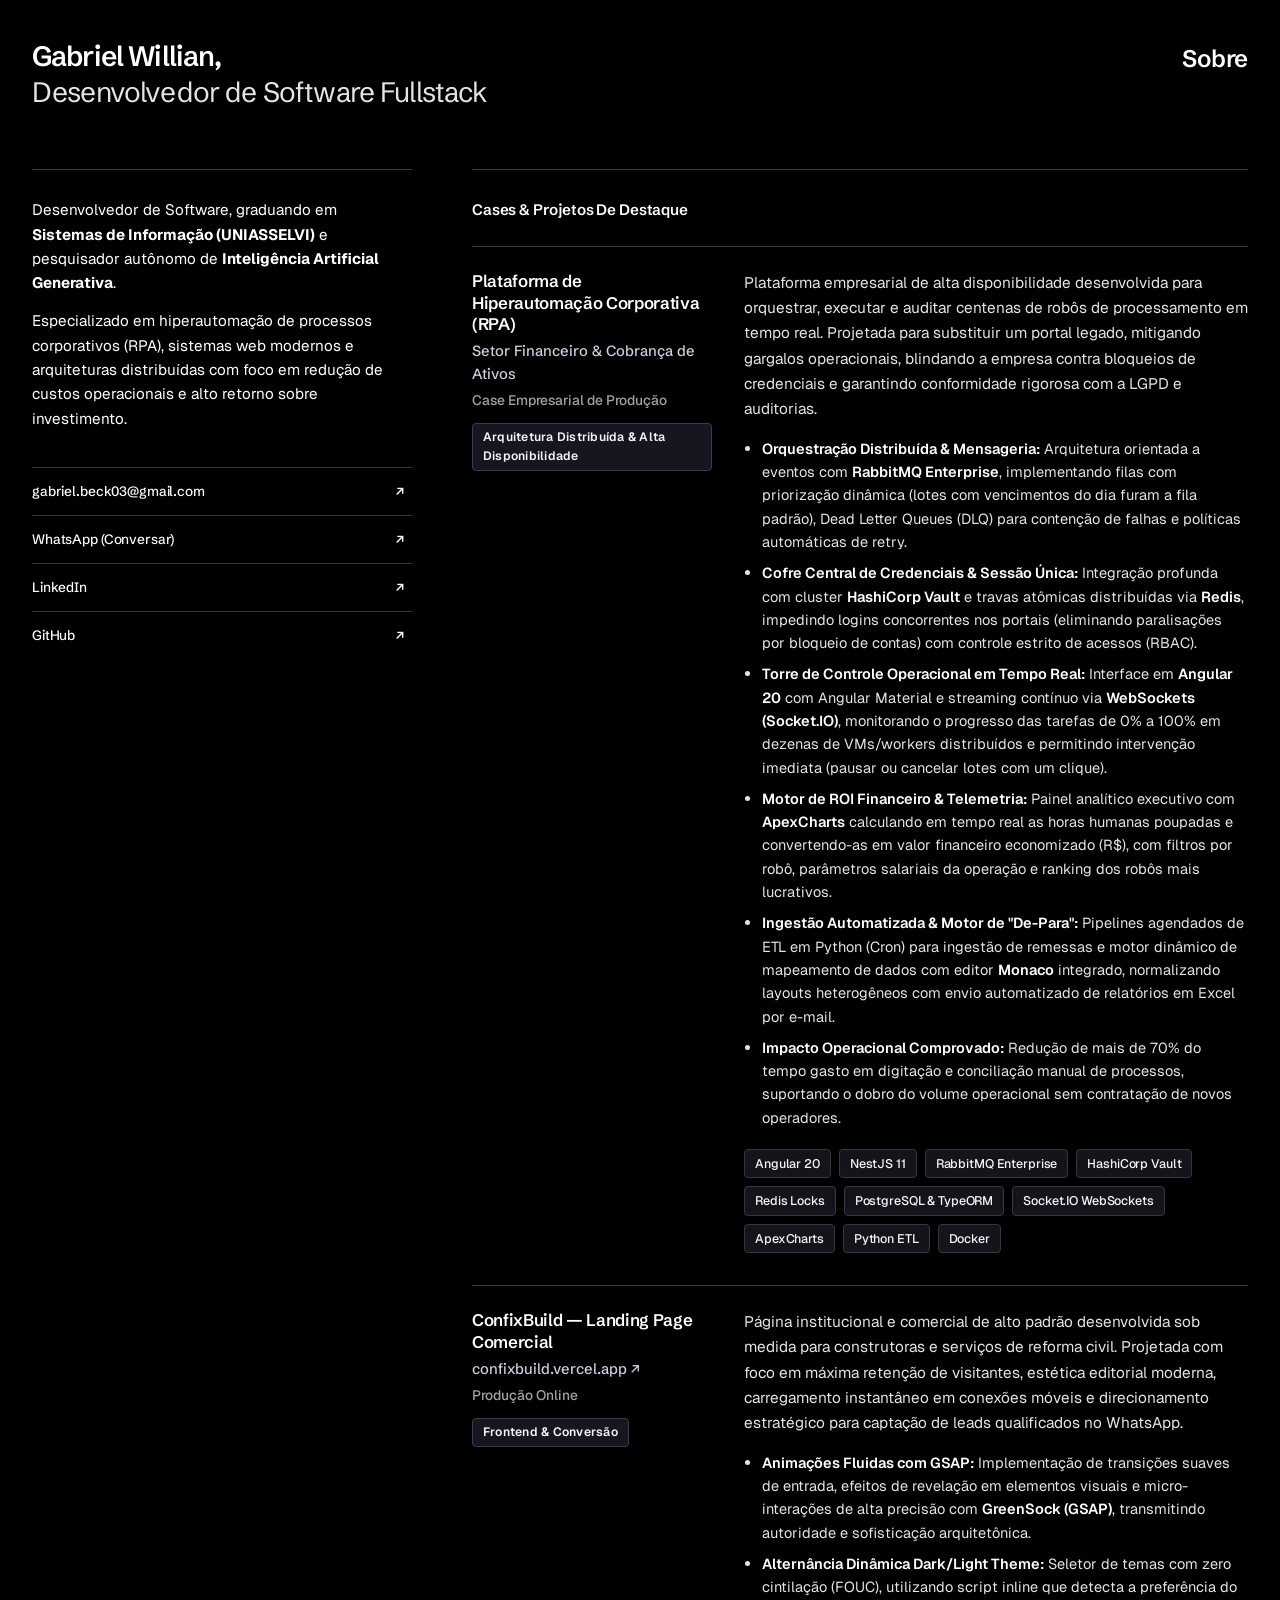
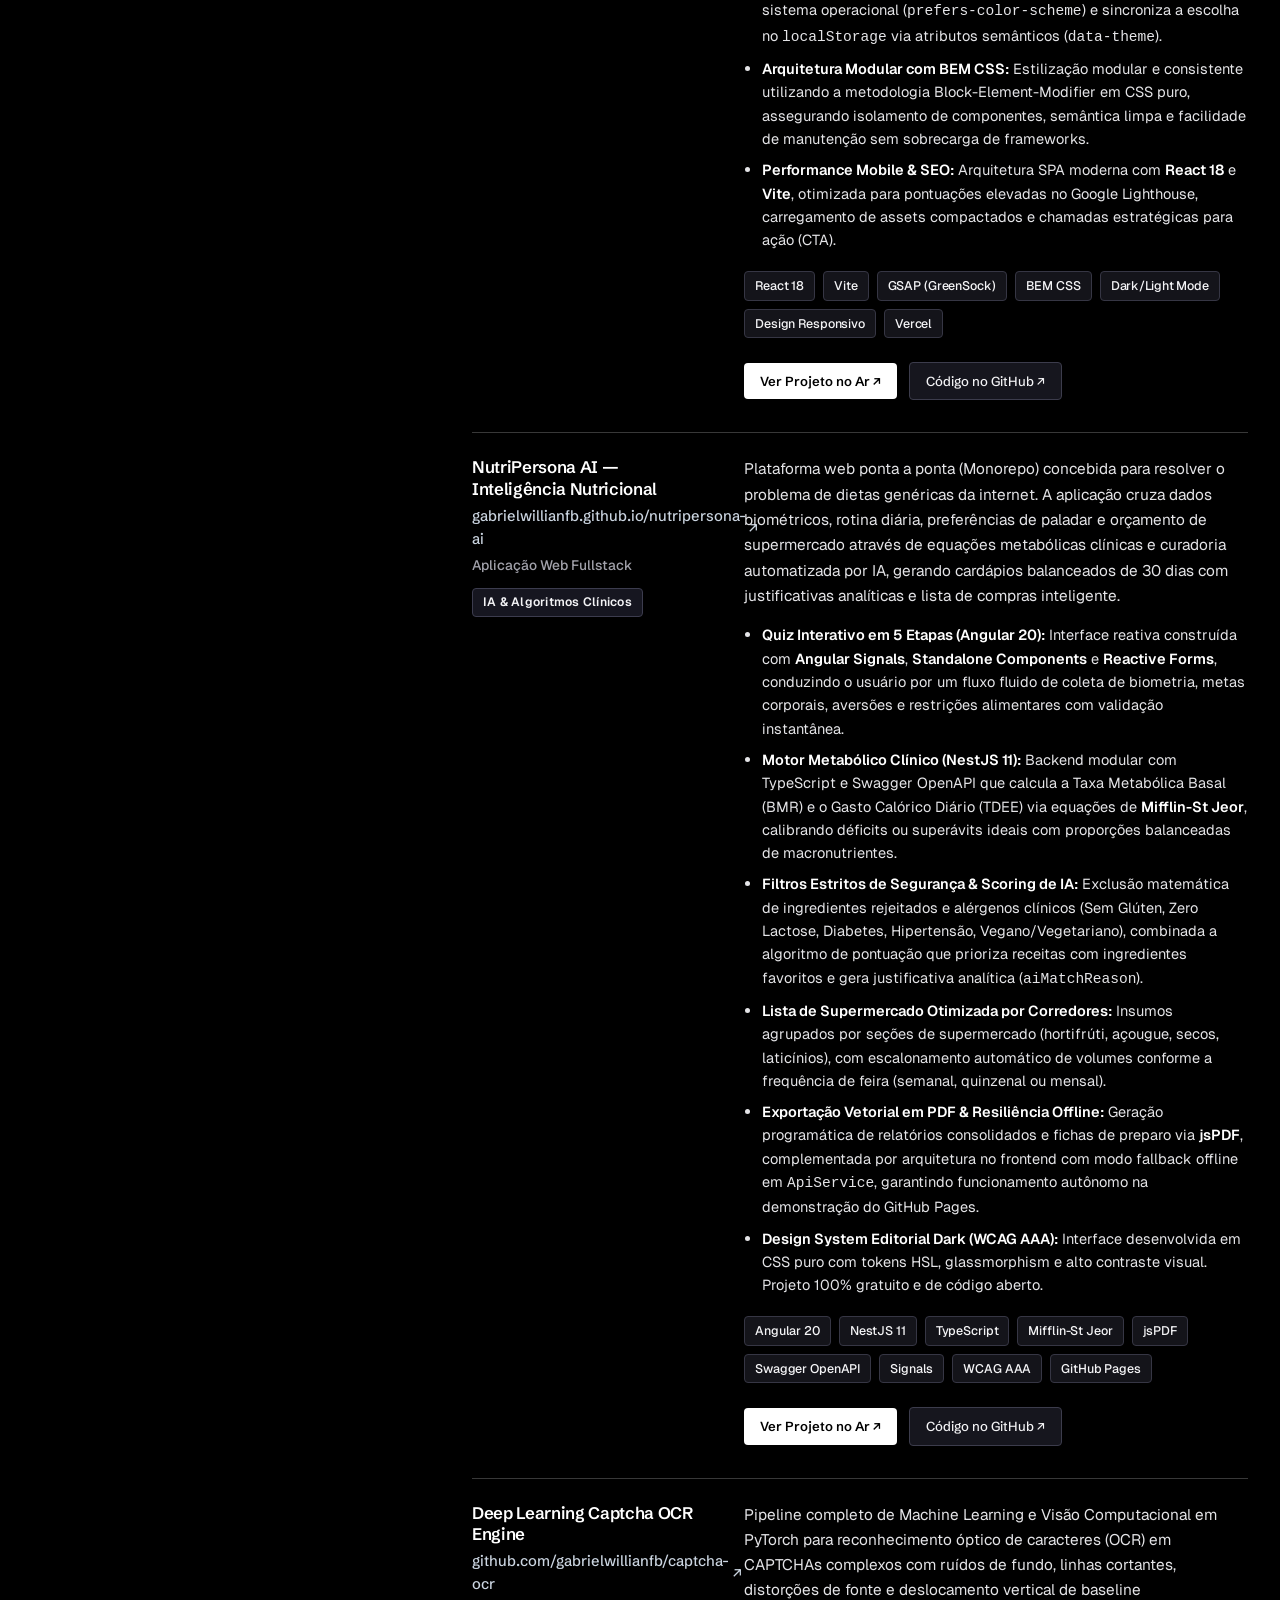
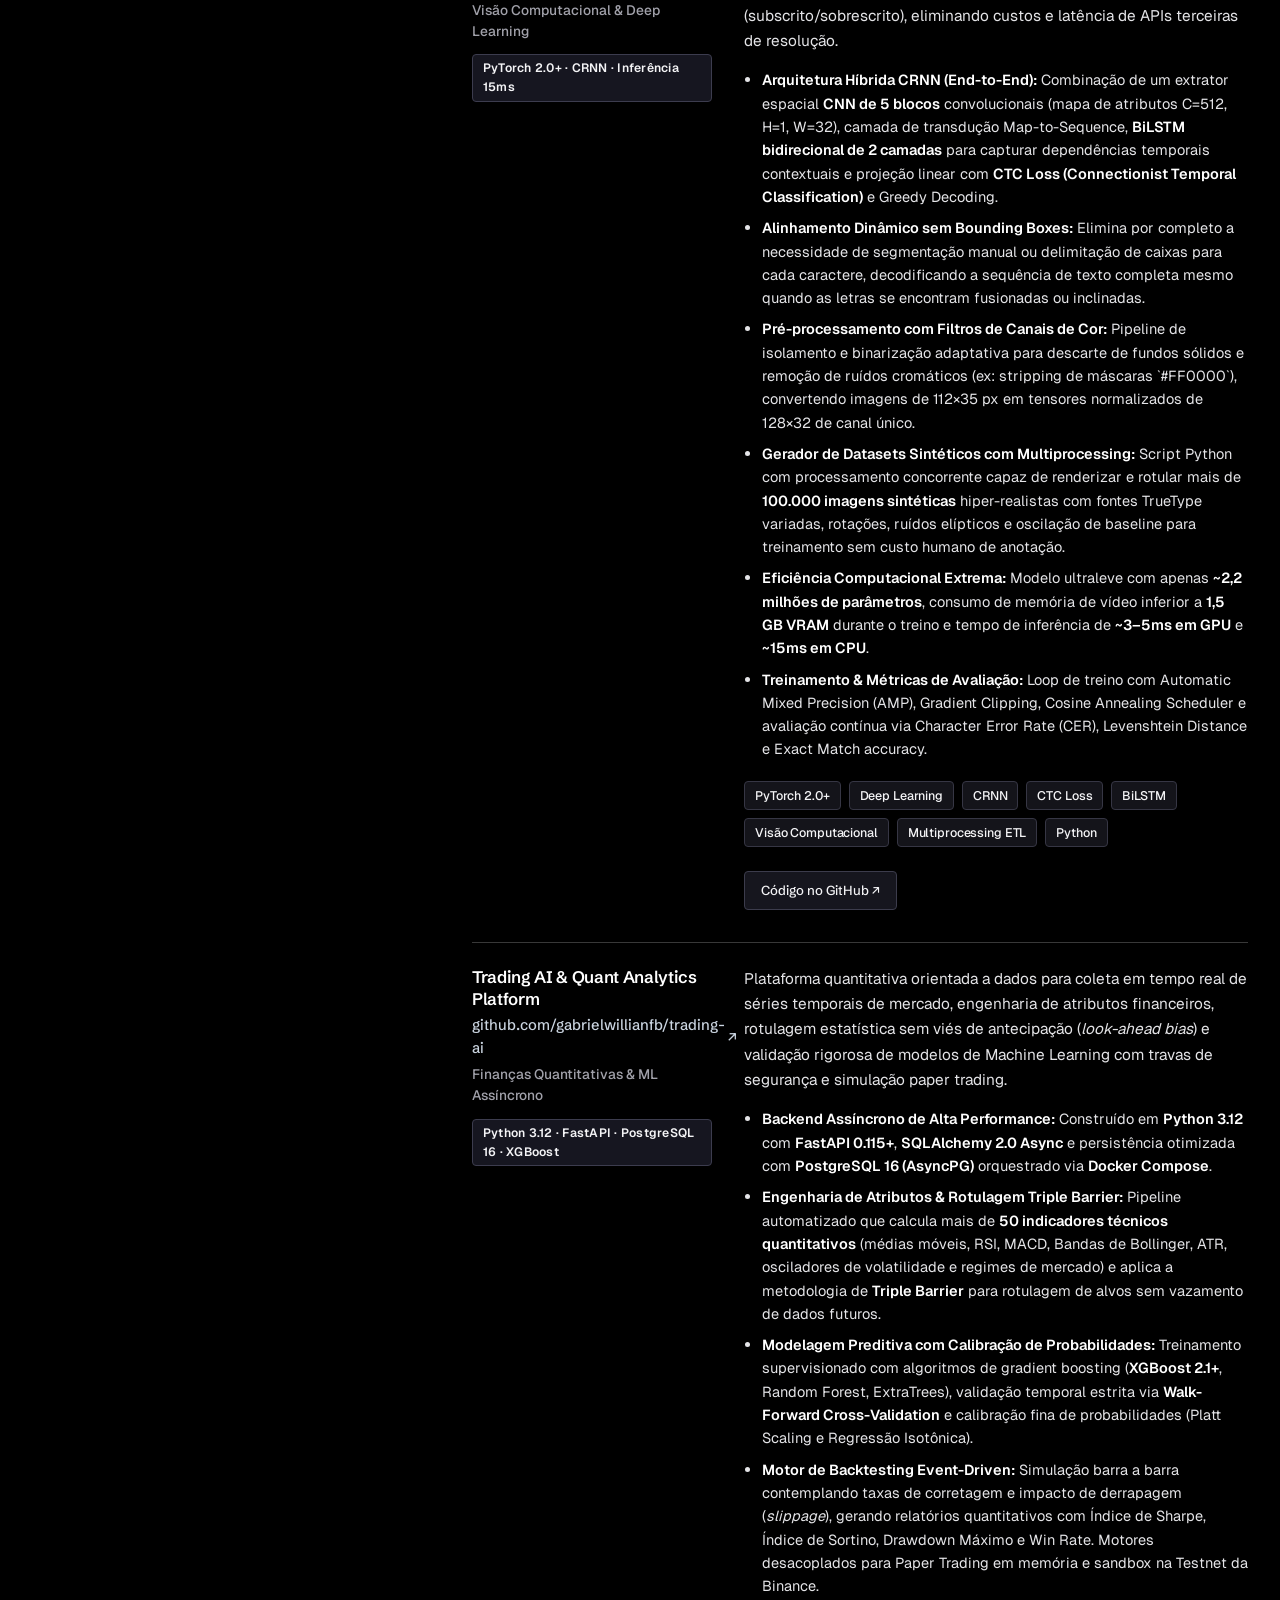
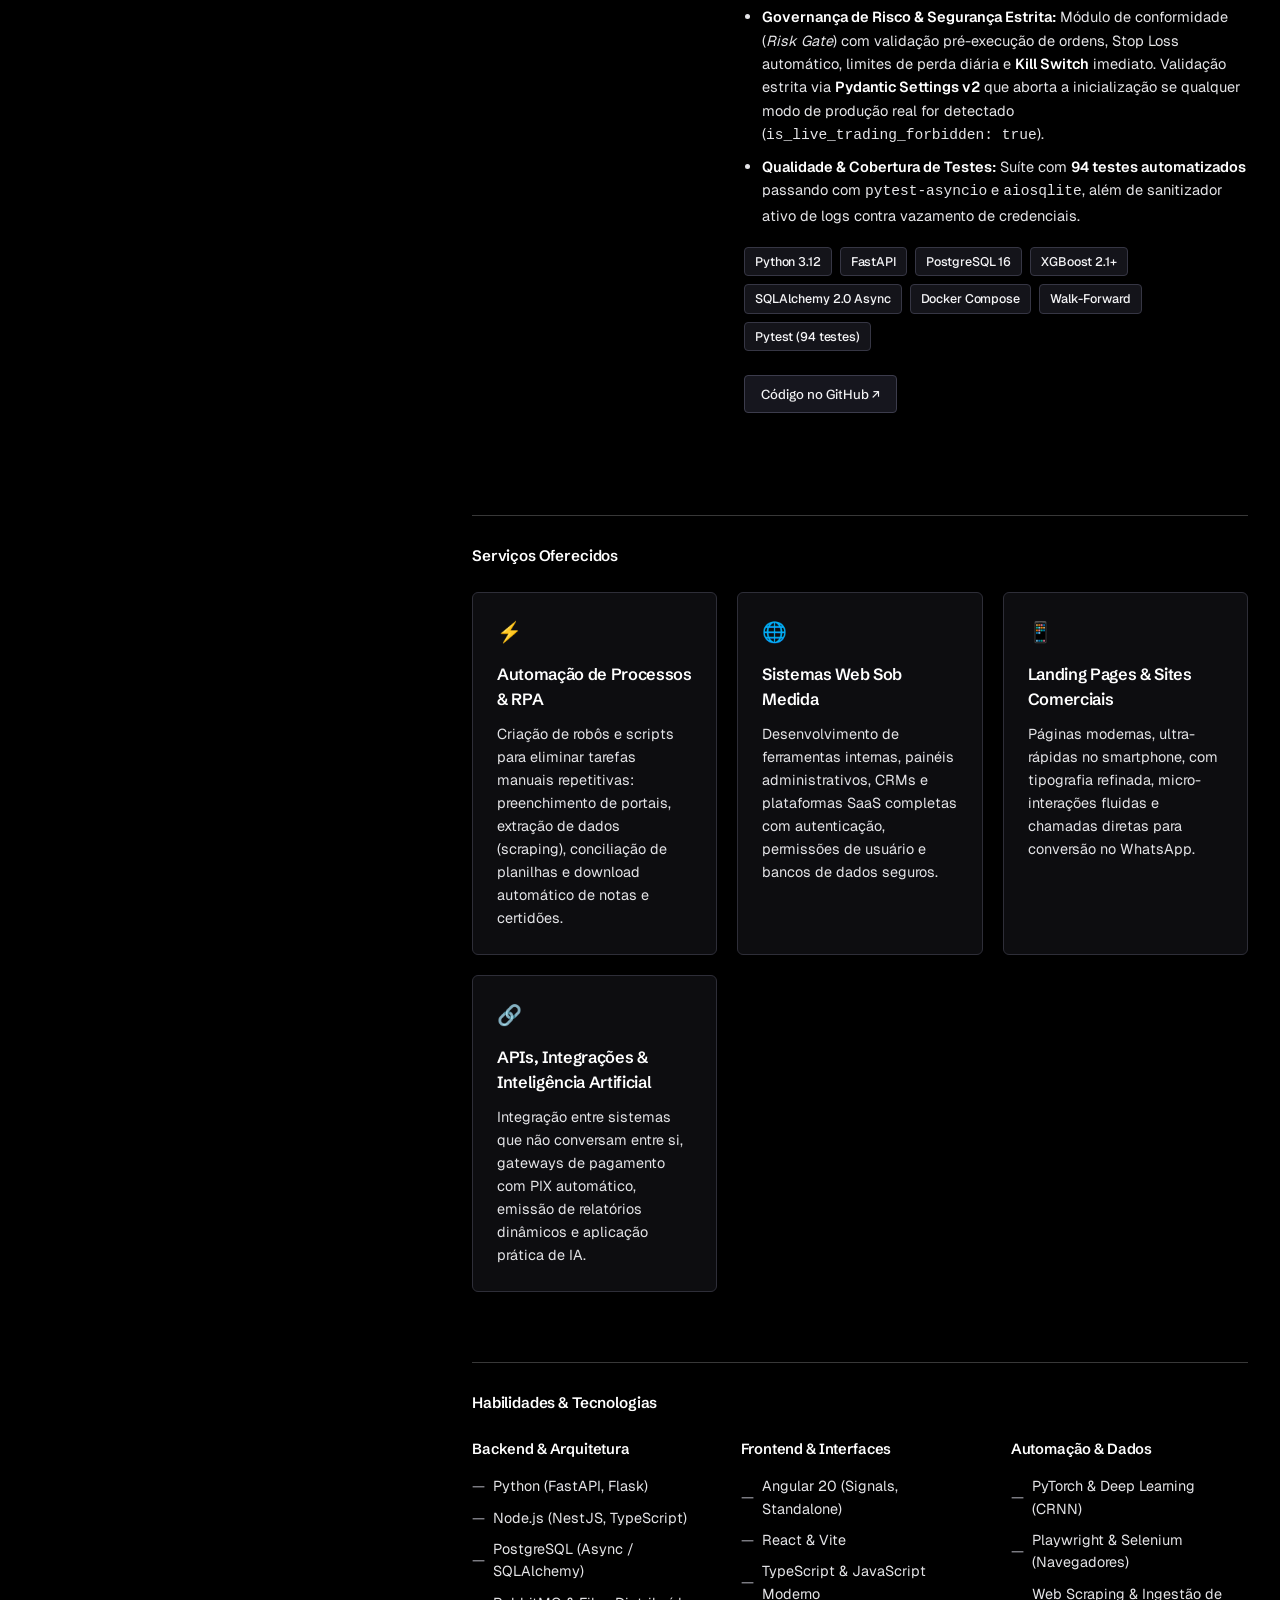
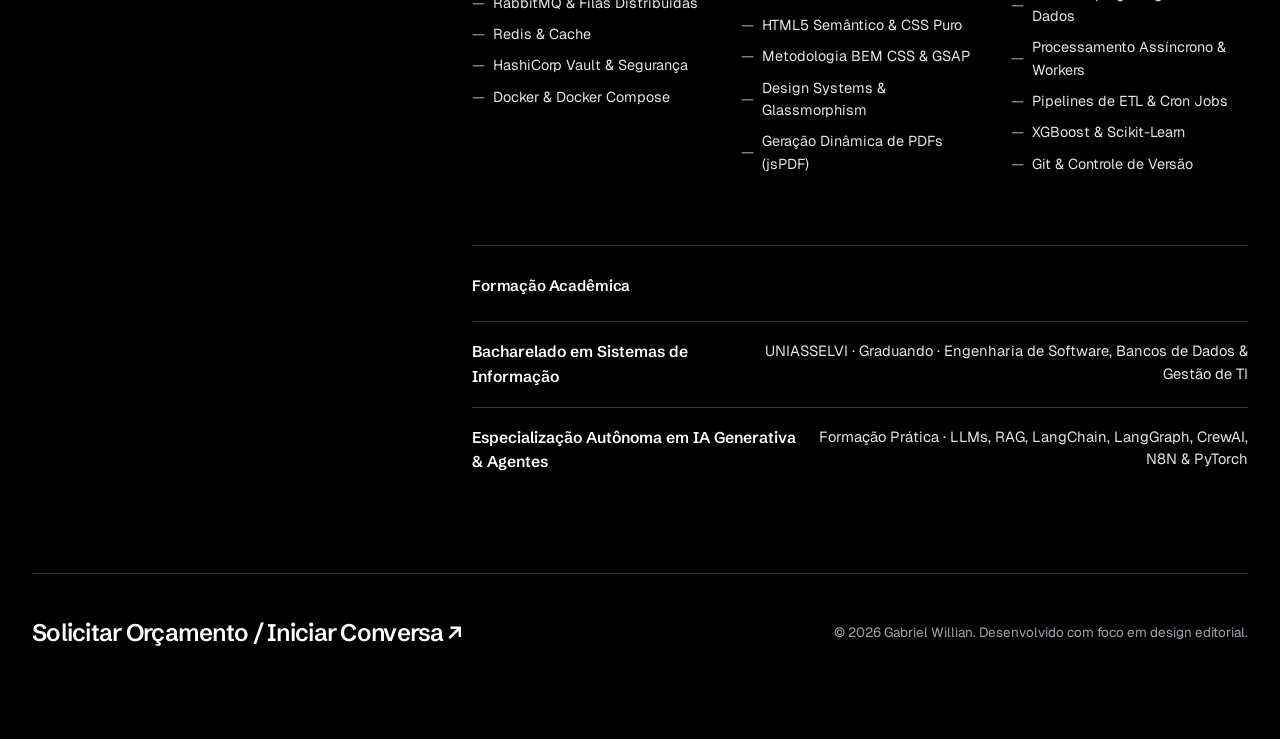
<file: index.html>
<!DOCTYPE html>
<html lang="pt-BR">

<head>
  <meta charset="UTF-8" />
  <meta name="viewport" content="width=device-width, initial-scale=1.0" />
  <title>Gabriel Willian — Desenvolvedor de Software Fullstack & Especialista em Automação</title>
  <meta name="description"
    content="Desenvolvedor de Software Fullstack, graduando em Sistemas de Informação na UNIASSELVI e especialista autônomo em Inteligência Artificial Generativa e Automação de Processos." />
  <link rel="stylesheet" href="styles.css" />
  <link rel="icon" type="image/svg+xml"
    href="data:image/svg+xml,<svg xmlns='http://www.w3.org/2000/svg' viewBox='0 0 100 100'><text y='.9em' font-size='90'>⚡</text></svg>" />
</head>

<body>

  <div class="page-wrapper">
    <!-- Header -->
    <header class="site-header">
      <div class="brand-wrapper">
        <h1 class="brand-name">Gabriel Willian,</h1>
        <p class="brand-title">Desenvolvedor de Software Fullstack</p>
      </div>
      <nav>
        <a href="about.html" class="nav-link" aria-label="Navegar para a página Sobre">Sobre</a>
      </nav>
    </header>

    <!-- Grid Principal com 2 colunas -->
    <div class="content-grid">

      <!-- Coluna da Esquerda (Sticky Sidebar) -->
      <aside class="sidebar">
        <div class="bio-card">
          <div class="bio-text">
            <p>Desenvolvedor de Software, graduando em <strong>Sistemas de Informação (UNIASSELVI)</strong> e
              pesquisador autônomo de <strong>Inteligência Artificial Generativa</strong>.</p>
            <p>Especializado em hiperautomação de processos corporativos (RPA), sistemas web modernos e arquiteturas
              distribuídas com foco em redução de custos operacionais e alto retorno sobre investimento.</p>
          </div>
        </div>

        <nav class="contact-list" aria-label="Links de Contato">
          <a href="mailto:gabriel.beck03@gmail.com" class="contact-item" target="_blank" rel="noopener noreferrer">
            <span class="contact-label">gabriel.beck03@gmail.com</span>
            <span class="contact-icon-arrow">↗</span>
          </a>
          <a href="https://wa.me/5547991485201?text=Ol%C3%A1%20Gabriel,%20vi%20seu%20portf%C3%B3lio%20e%20gostaria%20de%20conversar%20sobre%20um%20projeto"
            class="contact-item" target="_blank" rel="noopener noreferrer">
            <span class="contact-label">WhatsApp (Conversar)</span>
            <span class="contact-icon-arrow">↗</span>
          </a>
          <a href="https://www.linkedin.com/in/gabrielwillianfb/" class="contact-item" target="_blank"
            rel="noopener noreferrer">
            <span class="contact-label">LinkedIn</span>
            <span class="contact-icon-arrow">↗</span>
          </a>
          <a href="https://github.com/gabrielwillianfb" class="contact-item" target="_blank" rel="noopener noreferrer">
            <span class="contact-label">GitHub</span>
            <span class="contact-icon-arrow">↗</span>
          </a>
        </nav>
      </aside>

      <!-- Coluna da Direita (Conteúdo e Cases) -->
      <main class="main-content">

        <!-- Seção 1: Cases de Destaque -->
        <section class="section-block" aria-labelledby="section-experience">
          <h2 id="section-experience" class="section-title">Cases & Projetos de Destaque</h2>

          <div class="entries-list">

            <!-- Case 1: Portal de Automação Corporativo -->
            <article class="entry-item">
              <div class="entry-meta">
                <h3 class="entry-role">Plataforma de Hiperautomação Corporativa (RPA)</h3>
                <span class="entry-company-text">Setor Financeiro & Cobrança de Ativos</span>
                <span class="entry-period">Case Empresarial de Produção</span>
                <span class="entry-badge">Arquitetura Distribuída & Alta Disponibilidade</span>
              </div>
              <div class="entry-details">
                <p class="entry-description">
                  Plataforma empresarial de alta disponibilidade desenvolvida para orquestrar, executar e auditar
                  centenas de robôs de processamento em tempo real. Projetada para substituir um
                  portal legado, mitigando gargalos operacionais, blindando a empresa contra bloqueios de credenciais
                  e garantindo conformidade rigorosa com a LGPD e auditorias.
                </p>
                <ul class="entry-bullets">
                  <li><strong>Orquestração Distribuída & Mensageria:</strong> Arquitetura orientada a eventos com
                    <strong>RabbitMQ Enterprise</strong>, implementando filas com priorização dinâmica (lotes com
                    vencimentos do dia furam a fila padrão), Dead Letter Queues (DLQ) para contenção de falhas e
                    políticas automáticas de retry.
                  </li>
                  <li><strong>Cofre Central de Credenciais & Sessão Única:</strong> Integração profunda com cluster
                    <strong>HashiCorp Vault</strong> e travas atômicas distribuídas via <strong>Redis</strong>,
                    impedindo logins concorrentes nos portais (eliminando paralisações por bloqueio de contas) com
                    controle estrito de acessos (RBAC).
                  </li>
                  <li><strong>Torre de Controle Operacional em Tempo Real:</strong> Interface em <strong>Angular
                      20</strong> com Angular Material e streaming contínuo via <strong>WebSockets (Socket.IO)</strong>,
                    monitorando o progresso das tarefas de 0% a 100% em dezenas de VMs/workers distribuídos e permitindo
                    intervenção imediata (pausar ou cancelar lotes com um clique).</li>
                  <li><strong>Motor de ROI Financeiro & Telemetria:</strong> Painel analítico executivo com
                    <strong>ApexCharts</strong> calculando em tempo real as horas humanas poupadas e convertendo-as em
                    valor financeiro economizado (R$), com filtros por robô, parâmetros salariais da operação e ranking
                    dos robôs mais lucrativos.
                  </li>
                  <li><strong>Ingestão Automatizada & Motor de "De-Para":</strong> Pipelines agendados de ETL em Python
                    (Cron) para ingestão de remessas e motor dinâmico de mapeamento de dados com editor
                    <strong>Monaco</strong> integrado, normalizando layouts heterogêneos com envio
                    automatizado de relatórios em Excel por e-mail.
                  </li>
                  <li><strong>Impacto Operacional Comprovado:</strong> Redução de mais de 70% do tempo gasto em
                    digitação e conciliação manual de processos, suportando o dobro do volume operacional sem
                    contratação de novos operadores.</li>
                </ul>
                <div class="entry-tags">
                  <span class="tech-tag">Angular 20</span>
                  <span class="tech-tag">NestJS 11</span>
                  <span class="tech-tag">RabbitMQ Enterprise</span>
                  <span class="tech-tag">HashiCorp Vault</span>
                  <span class="tech-tag">Redis Locks</span>
                  <span class="tech-tag">PostgreSQL & TypeORM</span>
                  <span class="tech-tag">Socket.IO WebSockets</span>
                  <span class="tech-tag">ApexCharts</span>
                  <span class="tech-tag">Python ETL</span>
                  <span class="tech-tag">Docker</span>
                </div>
              </div>
            </article>

            <!-- Case 2: ConfixBuild Landing Page -->
            <article class="entry-item">
              <div class="entry-meta">
                <h3 class="entry-role">ConfixBuild — Landing Page Comercial</h3>
                <a href="https://confixbuild.vercel.app/" target="_blank" rel="noopener noreferrer"
                  class="entry-company-link">
                  <span>confixbuild.vercel.app</span>
                  <span>↗</span>
                </a>
                <span class="entry-period">Produção Online</span>
                <span class="entry-badge">Frontend & Conversão</span>
              </div>
              <div class="entry-details">
                <p class="entry-description">
                  Página institucional e comercial de alto padrão desenvolvida sob medida para construtoras e serviços
                  de reforma civil. Projetada com foco em máxima retenção de visitantes, estética editorial moderna,
                  carregamento instantâneo em conexões móveis e direcionamento estratégico para captação de leads
                  qualificados no WhatsApp.
                </p>
                <ul class="entry-bullets">
                  <li><strong>Animações Fluidas com GSAP:</strong> Implementação de transições suaves de entrada,
                    efeitos de revelação em elementos visuais e micro-interações de alta precisão com <strong>GreenSock
                      (GSAP)</strong>, transmitindo autoridade e sofisticação arquitetônica.</li>
                  <li><strong>Alternância Dinâmica Dark/Light Theme:</strong> Seletor de temas com zero cintilação
                    (FOUC), utilizando script inline que detecta a preferência do sistema operacional
                    (<code>prefers-color-scheme</code>) e sincroniza a escolha no <code>localStorage</code> via
                    atributos semânticos (<code>data-theme</code>).</li>
                  <li><strong>Arquitetura Modular com BEM CSS:</strong> Estilização modular e consistente utilizando a
                    metodologia Block-Element-Modifier em CSS puro, assegurando isolamento de componentes, semântica
                    limpa e facilidade de manutenção sem sobrecarga de frameworks.</li>
                  <li><strong>Performance Mobile & SEO:</strong> Arquitetura SPA moderna com <strong>React 18</strong> e
                    <strong>Vite</strong>, otimizada para pontuações elevadas no Google Lighthouse, carregamento de
                    assets compactados e chamadas estratégicas para ação (CTA).
                  </li>
                </ul>
                <div class="entry-tags">
                  <span class="tech-tag">React 18</span>
                  <span class="tech-tag">Vite</span>
                  <span class="tech-tag">GSAP (GreenSock)</span>
                  <span class="tech-tag">BEM CSS</span>
                  <span class="tech-tag">Dark/Light Mode</span>
                  <span class="tech-tag">Design Responsivo</span>
                  <span class="tech-tag">Vercel</span>
                </div>
                <div class="project-actions">
                  <a href="https://confixbuild.vercel.app/" target="_blank" rel="noopener noreferrer"
                    class="project-demo-btn">
                    Ver Projeto no Ar ↗
                  </a>
                  <a href="https://github.com/gabrielwillianfb/ConfixBuild-Company" target="_blank"
                    rel="noopener noreferrer" class="project-github-btn">
                    Código no GitHub ↗
                  </a>
                </div>
              </div>
            </article>

            <!-- Case 3: NutriPersona AI — Inteligência Nutricional -->
            <article class="entry-item">
              <div class="entry-meta">
                <h3 class="entry-role">NutriPersona AI — Inteligência Nutricional</h3>
                <a href="https://gabrielwillianfb.github.io/nutripersona-ai/" target="_blank" rel="noopener noreferrer"
                  class="entry-company-link">
                  <span>gabrielwillianfb.github.io/nutripersona-ai</span>
                  <span>↗</span>
                </a>
                <span class="entry-period">Aplicação Web Fullstack</span>
                <span class="entry-badge">IA & Algoritmos Clínicos</span>
              </div>
              <div class="entry-details">
                <p class="entry-description">
                  Plataforma web ponta a ponta (Monorepo) concebida para resolver o problema de dietas genéricas da
                  internet.
                  A aplicação cruza dados biométricos, rotina diária, preferências de paladar e orçamento de
                  supermercado
                  através de equações metabólicas clínicas e curadoria automatizada por IA, gerando cardápios
                  balanceados de 30 dias
                  com justificativas analíticas e lista de compras inteligente.
                </p>
                <ul class="entry-bullets">
                  <li><strong>Quiz Interativo em 5 Etapas (Angular 20):</strong> Interface reativa construída com
                    <strong>Angular Signals</strong>, <strong>Standalone Components</strong> e <strong>Reactive
                      Forms</strong>, conduzindo o usuário por um fluxo fluido de coleta de biometria, metas corporais,
                    aversões e restrições alimentares com validação instantânea.
                  </li>
                  <li><strong>Motor Metabólico Clínico (NestJS 11):</strong> Backend modular com TypeScript e Swagger
                    OpenAPI que calcula a Taxa Metabólica Basal (BMR) e o Gasto Calórico Diário (TDEE) via equações de
                    <strong>Mifflin-St Jeor</strong>, calibrando déficits ou superávits ideais com proporções
                    balanceadas de macronutrientes.
                  </li>
                  <li><strong>Filtros Estritos de Segurança & Scoring de IA:</strong> Exclusão matemática de
                    ingredientes rejeitados e alérgenos clínicos (Sem Glúten, Zero Lactose, Diabetes, Hipertensão,
                    Vegano/Vegetariano), combinada a algoritmo de pontuação que prioriza receitas com ingredientes
                    favoritos e gera justificativa analítica (<code>aiMatchReason</code>).</li>
                  <li><strong>Lista de Supermercado Otimizada por Corredores:</strong> Insumos agrupados por seções de
                    supermercado (hortifrúti, açougue, secos, laticínios), com escalonamento automático de volumes
                    conforme a frequência de feira (semanal, quinzenal ou mensal).</li>
                  <li><strong>Exportação Vetorial em PDF & Resiliência Offline:</strong> Geração programática de
                    relatórios consolidados e fichas de preparo via <strong>jsPDF</strong>, complementada por
                    arquitetura no frontend com modo fallback offline em <code>ApiService</code>, garantindo
                    funcionamento autônomo na demonstração do GitHub Pages.</li>
                  <li><strong>Design System Editorial Dark (WCAG AAA):</strong> Interface desenvolvida em CSS puro com
                    tokens HSL, glassmorphism e alto contraste visual. Projeto 100% gratuito e de código aberto.</li>
                </ul>
                <div class="entry-tags">
                  <span class="tech-tag">Angular 20</span>
                  <span class="tech-tag">NestJS 11</span>
                  <span class="tech-tag">TypeScript</span>
                  <span class="tech-tag">Mifflin-St Jeor</span>
                  <span class="tech-tag">jsPDF</span>
                  <span class="tech-tag">Swagger OpenAPI</span>
                  <span class="tech-tag">Signals</span>
                  <span class="tech-tag">WCAG AAA</span>
                  <span class="tech-tag">GitHub Pages</span>
                </div>
                <div class="project-actions">
                  <a href="https://gabrielwillianfb.github.io/nutripersona-ai/" target="_blank"
                    rel="noopener noreferrer" class="project-demo-btn">
                    Ver Projeto no Ar ↗
                  </a>
                  <a href="https://github.com/gabrielwillianfb/nutripersona-ai" target="_blank"
                    rel="noopener noreferrer" class="project-github-btn">
                    Código no GitHub ↗
                  </a>
                </div>
              </div>
            </article>

            <!-- Case 4: Captcha OCR PyTorch Deep Learning -->
            <article class="entry-item">
              <div class="entry-meta">
                <h3 class="entry-role">Deep Learning Captcha OCR Engine</h3>
                <a href="https://github.com/gabrielwillianfb/captcha-ocr" target="_blank" rel="noopener noreferrer"
                  class="entry-company-link">
                  <span>github.com/gabrielwillianfb/captcha-ocr</span>
                  <span>↗</span>
                </a>
                <span class="entry-period">Visão Computacional & Deep Learning</span>
                <span class="entry-badge">PyTorch 2.0+ · CRNN · Inferência 15ms</span>
              </div>
              <div class="entry-details">
                <p class="entry-description">
                  Pipeline completo de Machine Learning e Visão Computacional em PyTorch para reconhecimento óptico
                  de caracteres (OCR) em CAPTCHAs complexos com ruídos de fundo, linhas cortantes, distorções de fonte e
                  deslocamento vertical de baseline (subscrito/sobrescrito), eliminando custos e latência de APIs
                  terceiras de resolução.
                </p>
                <ul class="entry-bullets">
                  <li><strong>Arquitetura Híbrida CRNN (End-to-End):</strong> Combinação de um extrator espacial
                    <strong>CNN de 5 blocos</strong> convolucionais (mapa de atributos C=512, H=1, W=32), camada de
                    transdução Map-to-Sequence, <strong>BiLSTM bidirecional de 2 camadas</strong> para capturar
                    dependências temporais contextuais e projeção linear com <strong>CTC Loss (Connectionist Temporal
                      Classification)</strong> e Greedy Decoding.
                  </li>
                  <li><strong>Alinhamento Dinâmico sem Bounding Boxes:</strong> Elimina por completo a necessidade de
                    segmentação manual ou delimitação de caixas para cada caractere, decodificando a sequência de texto
                    completa mesmo quando as letras se encontram fusionadas ou inclinadas.</li>
                  <li><strong>Pré-processamento com Filtros de Canais de Cor:</strong> Pipeline de isolamento e
                    binarização adaptativa para descarte de fundos sólidos e remoção de ruídos cromáticos (ex: stripping
                    de máscaras `#FF0000`), convertendo imagens de 112×35 px em tensores normalizados de 128×32 de canal
                    único.</li>
                  <li><strong>Gerador de Datasets Sintéticos com Multiprocessing:</strong> Script Python com
                    processamento concorrente capaz de renderizar e rotular mais de <strong>100.000 imagens
                      sintéticas</strong> hiper-realistas com fontes TrueType variadas, rotações, ruídos elípticos e
                    oscilação de baseline para treinamento sem custo humano de anotação.</li>
                  <li><strong>Eficiência Computacional Extrema:</strong> Modelo ultraleve com apenas <strong>~2,2
                      milhões de parâmetros</strong>, consumo de memória de vídeo inferior a <strong>1,5 GB
                      VRAM</strong> durante o treino e tempo de inferência de <strong>~3–5ms em GPU</strong> e
                    <strong>~15ms em CPU</strong>.
                  </li>
                  <li><strong>Treinamento & Métricas de Avaliação:</strong> Loop de treino com Automatic Mixed Precision
                    (AMP), Gradient Clipping, Cosine Annealing Scheduler e avaliação contínua via Character Error Rate
                    (CER), Levenshtein Distance e Exact Match accuracy.</li>
                </ul>
                <div class="entry-tags">
                  <span class="tech-tag">PyTorch 2.0+</span>
                  <span class="tech-tag">Deep Learning</span>
                  <span class="tech-tag">CRNN</span>
                  <span class="tech-tag">CTC Loss</span>
                  <span class="tech-tag">BiLSTM</span>
                  <span class="tech-tag">Visão Computacional</span>
                  <span class="tech-tag">Multiprocessing ETL</span>
                  <span class="tech-tag">Python</span>
                </div>
                <div class="project-actions">
                  <a href="https://github.com/gabrielwillianfb/captcha-ocr" target="_blank" rel="noopener noreferrer"
                    class="project-github-btn">
                    Código no GitHub ↗
                  </a>
                </div>
              </div>
            </article>

            <!-- Case 5: Trading AI Quant Platform -->
            <article class="entry-item">
              <div class="entry-meta">
                <h3 class="entry-role">Trading AI & Quant Analytics Platform</h3>
                <a href="https://github.com/gabrielwillianfb/trading-ai" target="_blank" rel="noopener noreferrer"
                  class="entry-company-link">
                  <span>github.com/gabrielwillianfb/trading-ai</span>
                  <span>↗</span>
                </a>
                <span class="entry-period">Finanças Quantitativas & ML Assíncrono</span>
                <span class="entry-badge">Python 3.12 · FastAPI · PostgreSQL 16 · XGBoost</span>
              </div>
              <div class="entry-details">
                <p class="entry-description">
                  Plataforma quantitativa orientada a dados para coleta em tempo real de séries temporais de mercado,
                  engenharia de atributos financeiros, rotulagem estatística sem viés de antecipação (<em>look-ahead
                    bias</em>) e
                  validação rigorosa de modelos de Machine Learning com travas de segurança e simulação paper trading.
                </p>
                <ul class="entry-bullets">
                  <li><strong>Backend Assíncrono de Alta Performance:</strong> Construído em <strong>Python
                      3.12</strong> com <strong>FastAPI 0.115+</strong>, <strong>SQLAlchemy 2.0 Async</strong> e
                    persistência otimizada com <strong>PostgreSQL 16 (AsyncPG)</strong> orquestrado via <strong>Docker
                      Compose</strong>.</li>
                  <li><strong>Engenharia de Atributos & Rotulagem Triple Barrier:</strong> Pipeline automatizado que
                    calcula mais de <strong>50 indicadores técnicos quantitativos</strong> (médias móveis, RSI, MACD,
                    Bandas de Bollinger, ATR, osciladores de volatilidade e regimes de mercado) e aplica a metodologia
                    de <strong>Triple Barrier</strong> para rotulagem de alvos sem vazamento de dados futuros.</li>
                  <li><strong>Modelagem Preditiva com Calibração de Probabilidades:</strong> Treinamento supervisionado
                    com algoritmos de gradient boosting (<strong>XGBoost 2.1+</strong>, Random Forest, ExtraTrees),
                    validação temporal estrita via <strong>Walk-Forward Cross-Validation</strong> e calibração fina de
                    probabilidades (Platt Scaling e Regressão Isotônica).</li>
                  <li><strong>Motor de Backtesting Event-Driven:</strong> Simulação barra a barra contemplando taxas de
                    corretagem e impacto de derrapagem (<em>slippage</em>), gerando relatórios quantitativos com Índice
                    de Sharpe, Índice de Sortino, Drawdown Máximo e Win Rate. Motores desacoplados para Paper Trading em
                    memória e sandbox na Testnet da Binance.</li>
                  <li><strong>Governança de Risco & Segurança Estrita:</strong> Módulo de conformidade (<em>Risk
                      Gate</em>) com validação pré-execução de ordens, Stop Loss automático, limites de perda diária e
                    <strong>Kill Switch</strong> imediato. Validação estrita via <strong>Pydantic Settings v2</strong>
                    que aborta a inicialização se qualquer modo de produção real for detectado
                    (<code>is_live_trading_forbidden: true</code>).
                  </li>
                  <li><strong>Qualidade & Cobertura de Testes:</strong> Suíte com <strong>94 testes
                      automatizados</strong> passando com <code>pytest-asyncio</code> e <code>aiosqlite</code>, além de
                    sanitizador ativo de logs contra vazamento de credenciais.</li>
                </ul>
                <div class="entry-tags">
                  <span class="tech-tag">Python 3.12</span>
                  <span class="tech-tag">FastAPI</span>
                  <span class="tech-tag">PostgreSQL 16</span>
                  <span class="tech-tag">XGBoost 2.1+</span>
                  <span class="tech-tag">SQLAlchemy 2.0 Async</span>
                  <span class="tech-tag">Docker Compose</span>
                  <span class="tech-tag">Walk-Forward</span>
                  <span class="tech-tag">Pytest (94 testes)</span>
                </div>
                <div class="project-actions">
                  <a href="https://github.com/gabrielwillianfb/trading-ai" target="_blank" rel="noopener noreferrer"
                    class="project-github-btn">
                    Código no GitHub ↗
                  </a>
                </div>
              </div>
            </article>

          </div>
        </section>

        <!-- Seção 2: Serviços Oferecidos -->
        <section class="section-block" aria-labelledby="section-services">
          <h2 id="section-services" class="section-title">Serviços Oferecidos</h2>

          <div class="services-grid">
            <div class="service-card">
              <div class="service-icon">⚡</div>
              <h3 class="service-title">Automação de Processos & RPA</h3>
              <p class="service-desc">
                Criação de robôs e scripts para eliminar tarefas manuais repetitivas: preenchimento de portais, extração
                de dados (scraping), conciliação de planilhas e download automático de notas e certidões.
              </p>
            </div>

            <div class="service-card">
              <div class="service-icon">🌐</div>
              <h3 class="service-title">Sistemas Web Sob Medida</h3>
              <p class="service-desc">
                Desenvolvimento de ferramentas internas, painéis administrativos, CRMs e plataformas SaaS completas com
                autenticação, permissões de usuário e bancos de dados seguros.
              </p>
            </div>

            <div class="service-card">
              <div class="service-icon">📱</div>
              <h3 class="service-title">Landing Pages & Sites Comerciais</h3>
              <p class="service-desc">
                Páginas modernas, ultra-rápidas no smartphone, com tipografia refinada, micro-interações fluidas e
                chamadas diretas para conversão no WhatsApp.
              </p>
            </div>

            <div class="service-card">
              <div class="service-icon">🔗</div>
              <h3 class="service-title">APIs, Integrações & Inteligência Artificial</h3>
              <p class="service-desc">
                Integração entre sistemas que não conversam entre si, gateways de pagamento com PIX automático, emissão
                de relatórios dinâmicos e aplicação prática de IA.
              </p>
            </div>
          </div>
        </section>

        <!-- Seção 3: Habilidades e Tecnologias -->
        <section class="section-block" aria-labelledby="section-skills">
          <h2 id="section-skills" class="section-title">Habilidades & Tecnologias</h2>

          <div class="skills-layout">
            <div class="skills-column">
              <h3 class="skills-column-title">Backend & Arquitetura</h3>
              <ul>
                <li>Python (FastAPI, Flask)</li>
                <li>Node.js (NestJS, TypeScript)</li>
                <li>PostgreSQL (Async / SQLAlchemy)</li>
                <li>RabbitMQ & Filas Distribuídas</li>
                <li>Redis & Cache</li>
                <li>HashiCorp Vault & Segurança</li>
                <li>Docker & Docker Compose</li>
              </ul>
            </div>

            <div class="skills-column">
              <h3 class="skills-column-title">Frontend & Interfaces</h3>
              <ul>
                <li>Angular 20 (Signals, Standalone)</li>
                <li>React & Vite</li>
                <li>TypeScript & JavaScript Moderno</li>
                <li>HTML5 Semântico & CSS Puro</li>
                <li>Metodologia BEM CSS & GSAP</li>
                <li>Design Systems & Glassmorphism</li>
                <li>Geração Dinâmica de PDFs (jsPDF)</li>
              </ul>
            </div>

            <div class="skills-column">
              <h3 class="skills-column-title">Automação & Dados</h3>
              <ul>
                <li>PyTorch & Deep Learning (CRNN)</li>
                <li>Playwright & Selenium (Navegadores)</li>
                <li>Web Scraping & Ingestão de Dados</li>
                <li>Processamento Assíncrono & Workers</li>
                <li>Pipelines de ETL & Cron Jobs</li>
                <li>XGBoost & Scikit-Learn</li>
                <li>Git & Controle de Versão</li>
              </ul>
            </div>
          </div>
        </section>

        <!-- Seção 4: Formação Acadêmica -->
        <section class="section-block" aria-labelledby="section-education">
          <h2 id="section-education" class="section-title">Formação Acadêmica</h2>

          <div class="education-row">
            <div class="education-school">Bacharelado em Sistemas de Informação</div>
            <div class="education-degree">UNIASSELVI · Graduando · Engenharia de Software, Bancos de Dados & Gestão de
              TI</div>
          </div>

          <div class="education-row">
            <div class="education-school">Especialização Autônoma em IA Generativa & Agentes</div>
            <div class="education-degree">Formação Prática · LLMs, RAG, LangChain, LangGraph, CrewAI, N8N & PyTorch
            </div>
          </div>
        </section>

      </main>

    </div>

    <!-- Footer com CTA direto -->
    <footer class="site-footer">
      <a href="https://wa.me/5547991485201?text=Ol%C3%A1%20Gabriel,%20vi%20seu%20portf%C3%B3lio%20e%20gostaria%20de%20solicitar%20um%20or%C3%A7amento"
        class="footer-cta" target="_blank" rel="noopener noreferrer">
        Solicitar Orçamento / Iniciar Conversa ↗
      </a>
      <p class="footer-copy">© 2026 Gabriel Willian. Desenvolvido com foco em design editorial.</p>
    </footer>

  </div>

</body>

</html>
</file>
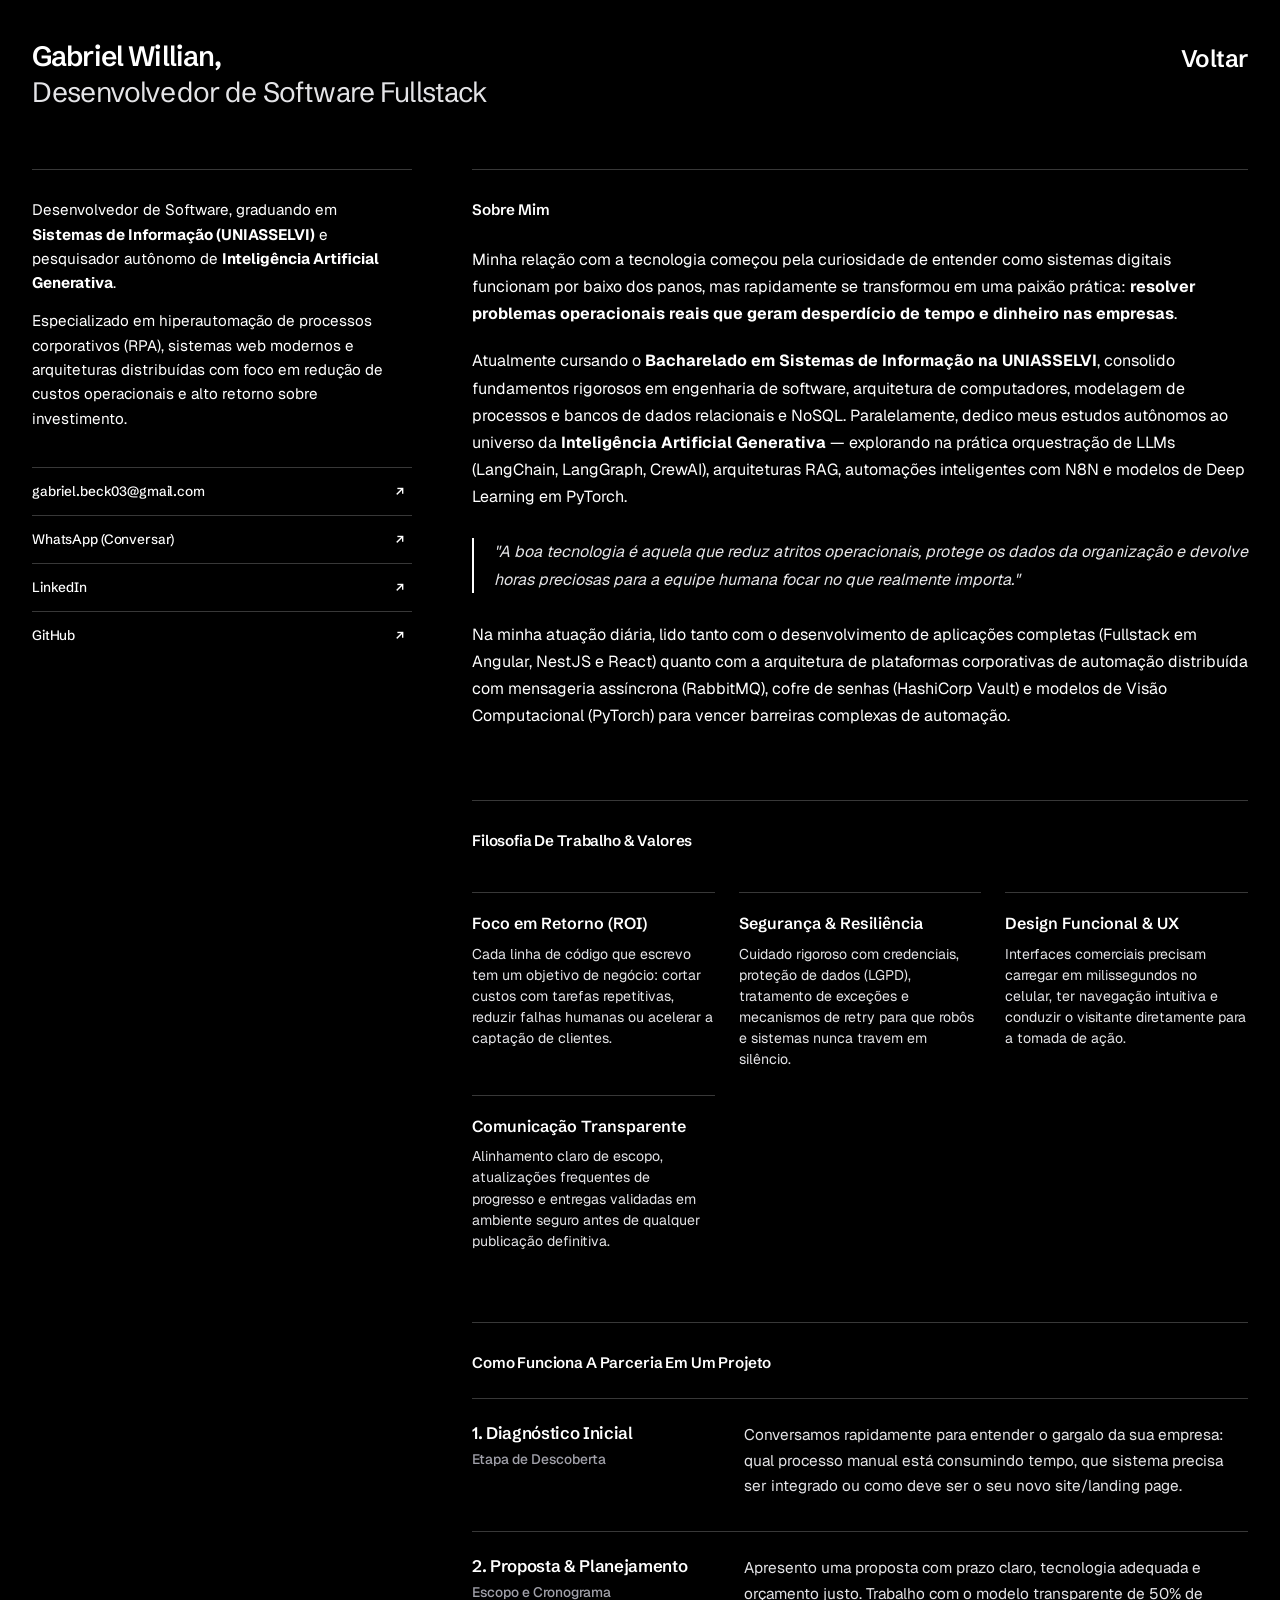
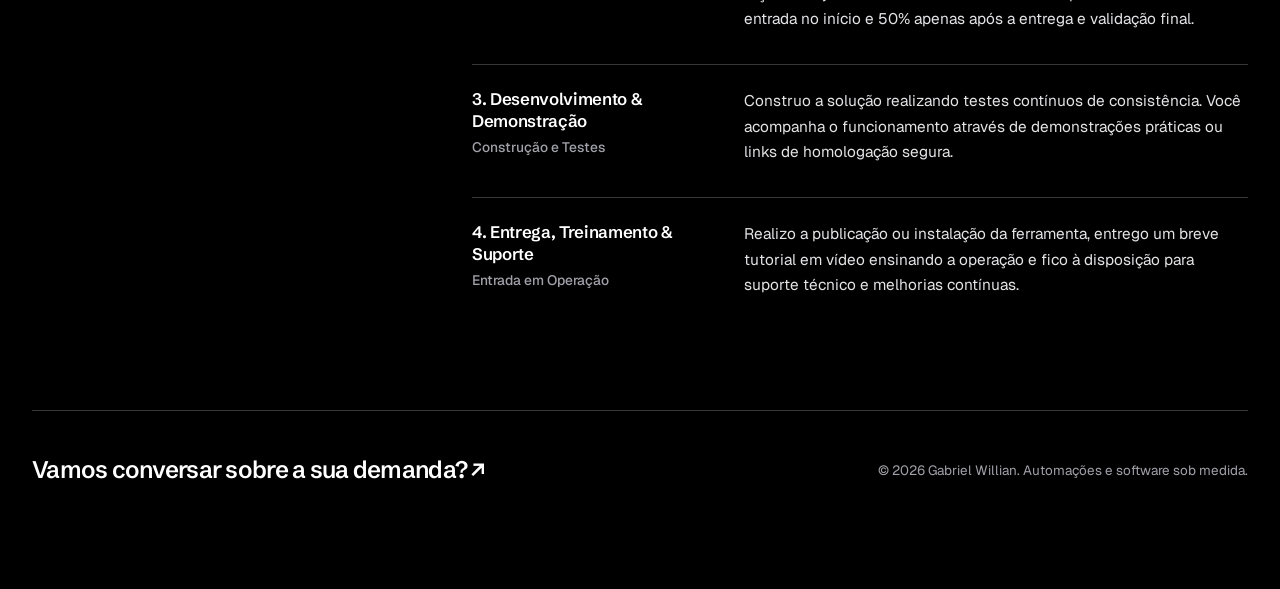
<file: about.html>
<!DOCTYPE html>
<html lang="pt-BR">

<head>
  <meta charset="UTF-8" />
  <meta name="viewport" content="width=device-width, initial-scale=1.0" />
  <title>Sobre Mim — Gabriel Willian</title>
  <meta name="description"
    content="Conheça a trajetória, filosofia de trabalho e metodologia de desenvolvimento de software e automação de processos de Gabriel Willian." />
  <link rel="stylesheet" href="styles.css" />
  <link rel="icon" type="image/svg+xml"
    href="data:image/svg+xml,<svg xmlns='http://www.w3.org/2000/svg' viewBox='0 0 100 100'><text y='.9em' font-size='90'>⚡</text></svg>" />
</head>

<body>

  <div class="page-wrapper">
    <!-- Header -->
    <header class="site-header">
      <a href="index.html" class="brand-wrapper" aria-label="Voltar para a página inicial">
        <h1 class="brand-name">Gabriel Willian,</h1>
        <p class="brand-title">Desenvolvedor de Software Fullstack</p>
      </a>
      <nav>
        <a href="index.html" class="nav-link" aria-label="Voltar para a página inicial">Voltar</a>
      </nav>
    </header>

    <!-- Grid Principal com 2 colunas -->
    <div class="content-grid">

      <!-- Coluna da Esquerda (Sticky Sidebar) -->
      <aside class="sidebar">
        <div class="bio-card">
          <div class="bio-text">
            <p>Desenvolvedor de Software, graduando em <strong>Sistemas de Informação (UNIASSELVI)</strong> e
              pesquisador autônomo de <strong>Inteligência Artificial Generativa</strong>.</p>
            <p>Especializado em hiperautomação de processos corporativos (RPA), sistemas web modernos e arquiteturas
              distribuídas com foco em redução de custos operacionais e alto retorno sobre investimento.</p>
          </div>
        </div>

        <nav class="contact-list" aria-label="Links de Contato">
          <a href="mailto:gabriel.beck03@gmail.com" class="contact-item" target="_blank" rel="noopener noreferrer">
            <span class="contact-label">gabriel.beck03@gmail.com</span>
            <span class="contact-icon-arrow">↗</span>
          </a>
          <a href="https://wa.me/5547991485201?text=Ol%C3%A1%20Gabriel,%20vi%20seu%20portf%C3%B3lio%20e%20gostaria%20de%20conversar%20sobre%20um%20projeto"
            class="contact-item" target="_blank" rel="noopener noreferrer">
            <span class="contact-label">WhatsApp (Conversar)</span>
            <span class="contact-icon-arrow">↗</span>
          </a>
          <a href="https://www.linkedin.com/in/gabrielwillianfb/" class="contact-item" target="_blank"
            rel="noopener noreferrer">
            <span class="contact-label">LinkedIn</span>
            <span class="contact-icon-arrow">↗</span>
          </a>
          <a href="https://github.com/gabrielwillianfb" class="contact-item" target="_blank" rel="noopener noreferrer">
            <span class="contact-label">GitHub</span>
            <span class="contact-icon-arrow">↗</span>
          </a>
        </nav>
      </aside>

      <!-- Coluna da Direita (Conteúdo Sobre Mim) -->
      <main class="main-content">

        <!-- Seção 1: Trajetória e Perfil -->
        <section class="section-block" aria-labelledby="section-about-me">
          <h2 id="section-about-me" class="section-title">Sobre Mim</h2>

          <div class="about-prose">
            <p>
              Minha relação com a tecnologia começou pela curiosidade de entender como sistemas digitais funcionam por
              baixo dos panos, mas rapidamente se transformou em uma paixão prática: <strong>resolver problemas
                operacionais reais que geram desperdício de tempo e dinheiro nas empresas</strong>.
            </p>

            <p>
              Atualmente cursando o <strong>Bacharelado em Sistemas de Informação na UNIASSELVI</strong>, consolido
              fundamentos rigorosos em engenharia de software, arquitetura de computadores, modelagem de processos e
              bancos de dados relacionais e NoSQL. Paralelamente, dedico meus estudos autônomos ao universo da
              <strong>Inteligência Artificial Generativa</strong> — explorando na prática orquestração de LLMs
              (LangChain, LangGraph, CrewAI), arquiteturas RAG, automações inteligentes com N8N e modelos de Deep
              Learning em PyTorch.
            </p>

            <blockquote class="about-quote">
              "A boa tecnologia é aquela que reduz atritos operacionais, protege os dados da organização e devolve horas
              preciosas para a equipe humana focar no que realmente importa."
            </blockquote>

            <p>
              Na minha atuação diária, lido tanto com o desenvolvimento de aplicações completas (Fullstack em Angular,
              NestJS e React) quanto com a arquitetura de plataformas corporativas de automação distribuída com
              mensageria assíncrona (RabbitMQ), cofre de senhas (HashiCorp Vault) e modelos de Visão
              Computacional (PyTorch) para vencer barreiras complexas de automação.
            </p>
          </div>
        </section>

        <!-- Seção 2: Filosofia de Trabalho -->
        <section class="section-block" aria-labelledby="section-philosophy">
          <h2 id="section-philosophy" class="section-title">Filosofia de Trabalho & Valores</h2>

          <div class="pillars-grid">
            <div class="pillar-item">
              <h3 class="pillar-title">Foco em Retorno (ROI)</h3>
              <p class="pillar-desc">
                Cada linha de código que escrevo tem um objetivo de negócio: cortar custos com tarefas repetitivas,
                reduzir falhas humanas ou acelerar a captação de clientes.
              </p>
            </div>

            <div class="pillar-item">
              <h3 class="pillar-title">Segurança & Resiliência</h3>
              <p class="pillar-desc">
                Cuidado rigoroso com credenciais, proteção de dados (LGPD), tratamento de exceções e mecanismos de retry
                para que robôs e sistemas nunca travem em silêncio.
              </p>
            </div>

            <div class="pillar-item">
              <h3 class="pillar-title">Design Funcional & UX</h3>
              <p class="pillar-desc">
                Interfaces comerciais precisam carregar em milissegundos no celular, ter navegação intuitiva e conduzir
                o visitante diretamente para a tomada de ação.
              </p>
            </div>

            <div class="pillar-item">
              <h3 class="pillar-title">Comunicação Transparente</h3>
              <p class="pillar-desc">
                Alinhamento claro de escopo, atualizações frequentes de progresso e entregas validadas em ambiente
                seguro antes de qualquer publicação definitiva.
              </p>
            </div>
          </div>
        </section>

        <!-- Seção 3: Como Funciona o Atendimento Freelance -->
        <section class="section-block" aria-labelledby="section-methodology">
          <h2 id="section-methodology" class="section-title">Como Funciona a Parceria em um Projeto</h2>

          <div class="entries-list">
            <article class="entry-item">
              <div class="entry-meta">
                <h3 class="entry-role">1. Diagnóstico Inicial</h3>
                <span class="entry-period">Etapa de Descoberta</span>
              </div>
              <div class="entry-details">
                <p class="entry-description">
                  Conversamos rapidamente para entender o gargalo da sua empresa: qual processo manual está consumindo
                  tempo, que sistema precisa ser integrado ou como deve ser o seu novo site/landing page.
                </p>
              </div>
            </article>

            <article class="entry-item">
              <div class="entry-meta">
                <h3 class="entry-role">2. Proposta & Planejamento</h3>
                <span class="entry-period">Escopo e Cronograma</span>
              </div>
              <div class="entry-details">
                <p class="entry-description">
                  Apresento uma proposta com prazo claro, tecnologia adequada e orçamento justo. Trabalho com o modelo
                  transparente de 50% de entrada no início e 50% apenas após a entrega e validação final.
                </p>
              </div>
            </article>

            <article class="entry-item">
              <div class="entry-meta">
                <h3 class="entry-role">3. Desenvolvimento & Demonstração</h3>
                <span class="entry-period">Construção e Testes</span>
              </div>
              <div class="entry-details">
                <p class="entry-description">
                  Construo a solução realizando testes contínuos de consistência. Você acompanha o funcionamento através
                  de demonstrações práticas ou links de homologação segura.
                </p>
              </div>
            </article>

            <article class="entry-item">
              <div class="entry-meta">
                <h3 class="entry-role">4. Entrega, Treinamento & Suporte</h3>
                <span class="entry-period">Entrada em Operação</span>
              </div>
              <div class="entry-details">
                <p class="entry-description">
                  Realizo a publicação ou instalação da ferramenta, entrego um breve tutorial em vídeo ensinando a
                  operação e fico à disposição para suporte técnico e melhorias contínuas.
                </p>
              </div>
            </article>
          </div>
        </section>

      </main>

    </div>

    <!-- Footer com CTA -->
    <footer class="site-footer">
      <a href="https://wa.me/5547991485201?text=Ol%C3%A1%20Gabriel,%20li%20sua%20p%C3%A1gina%20Sobre%20e%20gostaria%20de%20bater%20um%20papo"
        class="footer-cta" target="_blank" rel="noopener noreferrer">
        Vamos conversar sobre a sua demanda? ↗
      </a>
      <p class="footer-copy">© 2026 Gabriel Willian. Automações e software sob medida.</p>
    </footer>

  </div>

</body>

</html>
</file>
<file: styles.css>
/* ==========================================================================
   PORTFOLIO MINIMALISTA — GABRIEL WILLIAN
   Inspirado no design minimalista editorial do Figma
   Foco em tipografia suíça, contraste puro, micro-interações e alta performance
   ========================================================================== */

@import url('https://fonts.googleapis.com/css2?family=Geist:wght@300;400;500;600&family=Schibsted+Grotesk:ital,wght@0,400;0,500;0,600;0,700;1,400&display=swap');

:root {
  --bg-color: #000000;
  --surface-color: #0d0d10;
  --surface-hover: #16161c;
  --border-color: #383838;
  --border-subtle: #26262c;

  /* Sistema de Cores e Tipografia de Alto Contraste (WCAG AAA) */
  --text-primary: #FFFFFF;
  /* 100% Branco — Títulos, destaques, negritos */
  --text-secondary: #E4E4E7;
  /* 90% Branco Zinc — Parágrafos, bullets, descrições */
  --text-tertiary: #CBD5E1;
  /* 80% Slate — Subtítulos, metadados, links secundários */
  --text-muted: #A1A1AA;
  /* 65% Zinc Claro — Datas, períodos (contraste > 7:1) */

  --accent-color: #FFFFFF;
  --tag-bg: #18181f;
  --tag-border: #3b3b48;
  --tag-text: #F4F4F6;

  --font-heading: 'Schibsted Grotesk', -apple-system, BlinkMacSystemFont, 'Segoe UI', Roboto, sans-serif;
  --font-body: 'Geist', -apple-system, BlinkMacSystemFont, 'Segoe UI', Roboto, sans-serif;

  --container-max-width: 1360px;
  --transition-fast: 0.18s cubic-bezier(0.16, 1, 0.3, 1);
}

/* Reset Universal */
*,
*::before,
*::after {
  box-sizing: border-box;
  margin: 0;
  padding: 0;
}

html {
  font-size: 16px;
  background-color: var(--bg-color);
  color: var(--text-primary);
  font-family: var(--font-body);
  text-rendering: optimizeLegibility;
  -webkit-font-smoothing: antialiased;
  -moz-osx-font-smoothing: grayscale;
  scroll-behavior: smooth;
}

body {
  min-height: 100vh;
  background-color: var(--bg-color);
  line-height: 1.55;
  overflow-x: hidden;
}

a {
  color: inherit;
  text-decoration: none;
  transition: color var(--transition-fast), border-color var(--transition-fast), opacity var(--transition-fast);
}

ul,
ol {
  list-style: none;
}

button {
  background: none;
  border: none;
  color: inherit;
  font: inherit;
  cursor: pointer;
}

/* ==========================================================================
   LAYOUT PRINCIPAL
   ========================================================================== */

.page-wrapper {
  max-width: var(--container-max-width);
  margin: 0 auto;
  padding: 40px 32px 100px 32px;
  display: flex;
  flex-direction: column;
}

@media (max-width: 768px) {
  .page-wrapper {
    padding: 24px 20px 60px 20px;
  }
}

/* ==========================================================================
   HEADER
   ========================================================================== */

.site-header {
  display: flex;
  justify-content: space-between;
  align-items: flex-start;
  padding-bottom: 60px;
  width: 100%;
}

.brand-wrapper {
  display: flex;
  flex-direction: column;
  gap: 2px;
}

.brand-name {
  font-family: var(--font-heading);
  font-size: 1.75rem;
  font-weight: 600;
  letter-spacing: -0.03em;
  color: var(--text-primary);
  line-height: 1.2;
}

.brand-title {
  font-family: var(--font-heading);
  font-size: 1.75rem;
  font-weight: 400;
  letter-spacing: -0.03em;
  color: var(--text-secondary);
  line-height: 1.2;
}

@media (max-width: 768px) {

  .brand-name,
  .brand-title {
    font-size: 1.35rem;
  }

  .site-header {
    padding-bottom: 36px;
  }
}

.nav-link {
  font-family: var(--font-heading);
  font-size: 1.5rem;
  font-weight: 600;
  letter-spacing: -0.02em;
  color: var(--text-primary);
  position: relative;
  transition: opacity var(--transition-fast);
}

.nav-link:hover {
  opacity: 0.7;
}

@media (max-width: 768px) {
  .nav-link {
    font-size: 1.25rem;
  }
}

/* ==========================================================================
   GRID DE CONTEÚDO (DUAS COLUNAS NO DESKTOP)
   ========================================================================== */

.content-grid {
  display: grid;
  grid-template-columns: 380px 1fr;
  gap: 60px;
  align-items: start;
}

@media (max-width: 1080px) {
  .content-grid {
    grid-template-columns: 320px 1fr;
    gap: 40px;
  }
}

@media (max-width: 900px) {
  .content-grid {
    grid-template-columns: 1fr;
    gap: 48px;
  }
}

/* ==========================================================================
   COLUNA ESQUERDA (SIDEBAR STICKY)
   ========================================================================== */

.sidebar {
  position: sticky;
  top: 32px;
  display: flex;
  flex-direction: column;
}

@media (max-width: 900px) {
  .sidebar {
    position: static;
  }
}

.bio-card {
  border-top: 1px solid var(--border-color);
  padding: 28px 24px 36px 0;
}

.bio-text {
  font-family: var(--font-body);
  font-size: 0.95rem;
  line-height: 1.6;
  color: var(--text-primary);
  font-weight: 400;
}

.bio-text p+p {
  margin-top: 14px;
}

.contact-list {
  display: flex;
  flex-direction: column;
}

.contact-item {
  display: flex;
  align-items: center;
  justify-content: space-between;
  padding: 13px 8px 13px 0;
  border-top: 0.5px solid var(--border-color);
  font-family: var(--font-heading);
  font-size: 0.85rem;
  font-weight: 500;
  color: var(--text-primary);
  letter-spacing: -0.01em;
  transition: background-color var(--transition-fast), padding-left var(--transition-fast);
}

.contact-item:hover {
  background-color: var(--surface-color);
  padding-left: 8px;
}

.contact-label {
  display: flex;
  align-items: center;
  gap: 8px;
}

.contact-icon-arrow {
  font-family: var(--font-heading);
  font-size: 0.85rem;
  font-weight: 600;
  transition: transform var(--transition-fast);
}

.contact-item:hover .contact-icon-arrow {
  transform: translate(2px, -2px);
}

/* ==========================================================================
   COLUNA DIREITA (CONTEÚDO PRINCIPAL)
   ========================================================================== */

.main-content {
  display: flex;
  flex-direction: column;
  gap: 70px;
}

.section-block {
  display: flex;
  flex-direction: column;
  border-top: 1px solid var(--border-color);
  padding-top: 28px;
}

.section-title {
  font-family: var(--font-heading);
  font-size: 0.95rem;
  font-weight: 600;
  letter-spacing: -0.01em;
  color: var(--text-primary);
  text-transform: capitalize;
  margin-bottom: 24px;
}

/* ==========================================================================
   LISTA DE PROJETOS / CASES (EXPERIENCE)
   ========================================================================== */

.entries-list {
  display: flex;
  flex-direction: column;
}

.entry-item {
  display: grid;
  grid-template-columns: 240px 1fr;
  gap: 32px;
  padding: 24px 0 32px 0;
  border-top: 0.5px solid var(--border-color);
  transition: background-color var(--transition-fast);
}

@media (max-width: 680px) {
  .entry-item {
    grid-template-columns: 1fr;
    gap: 12px;
    padding: 20px 0 28px 0;
  }
}

.entry-meta {
  display: flex;
  flex-direction: column;
  gap: 4px;
}

.entry-role {
  font-family: var(--font-heading);
  font-size: 1.05rem;
  font-weight: 600;
  letter-spacing: -0.02em;
  color: var(--text-primary);
  line-height: 1.3;
}

.entry-company-link {
  font-family: var(--font-heading);
  font-size: 0.92rem;
  color: var(--text-tertiary);
  display: inline-flex;
  align-items: center;
  gap: 4px;
  font-weight: 500;
  transition: color var(--transition-fast);
}

.entry-company-link:hover {
  color: var(--text-primary);
}

.entry-company-text {
  font-family: var(--font-heading);
  font-size: 0.92rem;
  color: var(--text-tertiary);
  font-weight: 500;
}

.entry-period {
  font-size: 0.86rem;
  color: var(--text-muted);
  font-weight: 500;
}

.entry-badge {
  display: inline-block;
  align-self: flex-start;
  margin-top: 8px;
  padding: 4px 10px;
  border-radius: 4px;
  background-color: #161620;
  border: 1px solid #3c3c4e;
  color: #F4F4F6;
  font-size: 0.76rem;
  font-weight: 600;
  letter-spacing: 0.02em;
}

.entry-details {
  display: flex;
  flex-direction: column;
  gap: 14px;
}

.entry-description {
  font-size: 0.96rem;
  color: var(--text-secondary);
  line-height: 1.65;
}

.entry-bullets {
  display: flex;
  flex-direction: column;
  gap: 8px;
  padding-left: 18px;
}

.entry-bullets li {
  list-style-type: disc;
  font-size: 0.91rem;
  color: var(--text-secondary);
  line-height: 1.6;
}

.entry-bullets li strong {
  color: var(--text-primary);
  font-weight: 600;
}

.entry-tags {
  display: flex;
  flex-wrap: wrap;
  gap: 8px;
  margin-top: 6px;
}

.tech-tag {
  font-family: var(--font-body);
  font-size: 0.78rem;
  padding: 4px 10px;
  background-color: #14141a;
  border: 1px solid #363644;
  border-radius: 4px;
  color: #F4F4F6;
  font-weight: 500;
  letter-spacing: -0.01em;
  transition: border-color var(--transition-fast), color var(--transition-fast), background-color var(--transition-fast);
}

.tech-tag:hover {
  background-color: #1e1e26;
  border-color: #58586c;
  color: #FFFFFF;
}

.project-actions {
  display: flex;
  flex-wrap: wrap;
  align-items: center;
  gap: 12px;
  margin-top: 10px;
}

.project-demo-btn {
  display: inline-flex;
  align-items: center;
  gap: 6px;
  padding: 8px 16px;
  background-color: #FFFFFF;
  color: #000000;
  font-family: var(--font-heading);
  font-size: 0.82rem;
  font-weight: 600;
  border-radius: 4px;
  text-decoration: none;
  transition: opacity var(--transition-fast), transform var(--transition-fast);
}

.project-demo-btn:hover {
  opacity: 0.88;
  transform: translateY(-1px);
}

.project-github-btn {
  display: inline-flex;
  align-items: center;
  gap: 6px;
  padding: 8px 16px;
  background-color: #16161e;
  color: #F4F4F6;
  border: 1px solid #3c3c4c;
  font-family: var(--font-heading);
  font-size: 0.82rem;
  font-weight: 500;
  border-radius: 4px;
  text-decoration: none;
  transition: background-color var(--transition-fast), border-color var(--transition-fast), color var(--transition-fast), transform var(--transition-fast);
}

.project-github-btn:hover {
  background-color: #22222c;
  border-color: #5a5a70;
  color: #FFFFFF;
  transform: translateY(-1px);
}

/* ==========================================================================
   SEÇÃO DE SERVIÇOS OFERECIDOS (O QUE VOCÊ VENDE)
   ========================================================================== */

.services-grid {
  display: grid;
  grid-template-columns: repeat(auto-fit, minmax(240px, 1fr));
  gap: 20px;
}

.service-card {
  border: 1px solid #2e2e38;
  background-color: var(--surface-color);
  padding: 24px;
  border-radius: 6px;
  display: flex;
  flex-direction: column;
  gap: 10px;
  transition: border-color var(--transition-fast), background-color var(--transition-fast);
}

.service-card:hover {
  border-color: #4c4c5c;
  background-color: var(--surface-hover);
}

.service-icon {
  font-size: 1.25rem;
  margin-bottom: 4px;
}

.service-title {
  font-family: var(--font-heading);
  font-size: 1.02rem;
  font-weight: 600;
  color: var(--text-primary);
  letter-spacing: -0.02em;
}

.service-desc {
  font-size: 0.90rem;
  color: var(--text-secondary);
  line-height: 1.6;
}

/* ==========================================================================
   SEÇÃO SKILLS (EM COLUNAS LIMPAS)
   ========================================================================== */

.skills-layout {
  display: grid;
  grid-template-columns: repeat(auto-fit, minmax(200px, 1fr));
  gap: 32px;
}

.skills-column-title {
  font-family: var(--font-heading);
  font-size: 0.92rem;
  font-weight: 600;
  color: var(--text-primary);
  margin-bottom: 14px;
  letter-spacing: -0.01em;
}

.skills-column ul {
  display: flex;
  flex-direction: column;
  gap: 9px;
}

.skills-column li {
  font-size: 0.90rem;
  color: var(--text-secondary);
  display: flex;
  align-items: center;
  gap: 8px;
}

.skills-column li::before {
  content: "—";
  color: var(--text-muted);
}

/* ==========================================================================
   SEÇÃO EDUCAÇÃO & CERTIFICAÇÕES
   ========================================================================== */

.education-row {
  display: flex;
  justify-content: space-between;
  align-items: flex-start;
  gap: 20px;
  padding: 18px 0;
  border-top: 0.5px solid var(--border-color);
}

@media (max-width: 600px) {
  .education-row {
    flex-direction: column;
    gap: 6px;
  }
}

.education-school {
  font-family: var(--font-heading);
  font-size: 0.98rem;
  font-weight: 600;
  color: var(--text-primary);
}

.education-degree {
  font-size: 0.92rem;
  color: var(--text-secondary);
  text-align: right;
  line-height: 1.5;
}

@media (max-width: 600px) {
  .education-degree {
    text-align: left;
  }
}

/* ==========================================================================
   FOOTER COM CTA EM DESTAQUE
   ========================================================================== */

.site-footer {
  margin-top: 80px;
  padding-top: 40px;
  border-top: 0.5px solid var(--border-color);
  display: flex;
  justify-content: space-between;
  align-items: center;
  flex-wrap: wrap;
  gap: 20px;
}

.footer-cta {
  font-family: var(--font-heading);
  font-size: 1.5rem;
  font-weight: 600;
  letter-spacing: -0.03em;
  color: var(--text-primary);
  display: inline-flex;
  align-items: center;
  gap: 8px;
  transition: opacity var(--transition-fast);
}

.footer-cta:hover {
  opacity: 0.85;
}

.footer-copy {
  font-size: 0.84rem;
  color: var(--text-muted);
}

/* ==========================================================================
   PÁGINA ABOUT
   ========================================================================== */

.about-prose {
  font-size: 1rem;
  line-height: 1.7;
  color: var(--text-primary);
}

.about-prose p+p {
  margin-top: 20px;
}

.about-quote {
  border-left: 2px solid var(--text-primary);
  padding-left: 20px;
  margin: 28px 0;
  font-style: italic;
  color: var(--text-secondary);
}

.pillars-grid {
  display: grid;
  grid-template-columns: repeat(auto-fit, minmax(240px, 1fr));
  gap: 24px;
  margin-top: 16px;
}

.pillar-item {
  border-top: 0.5px solid var(--border-color);
  padding-top: 18px;
  display: flex;
  flex-direction: column;
  gap: 8px;
}

.pillar-title {
  font-family: var(--font-heading);
  font-size: 1rem;
  font-weight: 600;
  color: var(--text-primary);
}

.pillar-desc {
  font-size: 0.88rem;
  color: var(--text-secondary);
  line-height: 1.5;
}
</file>
